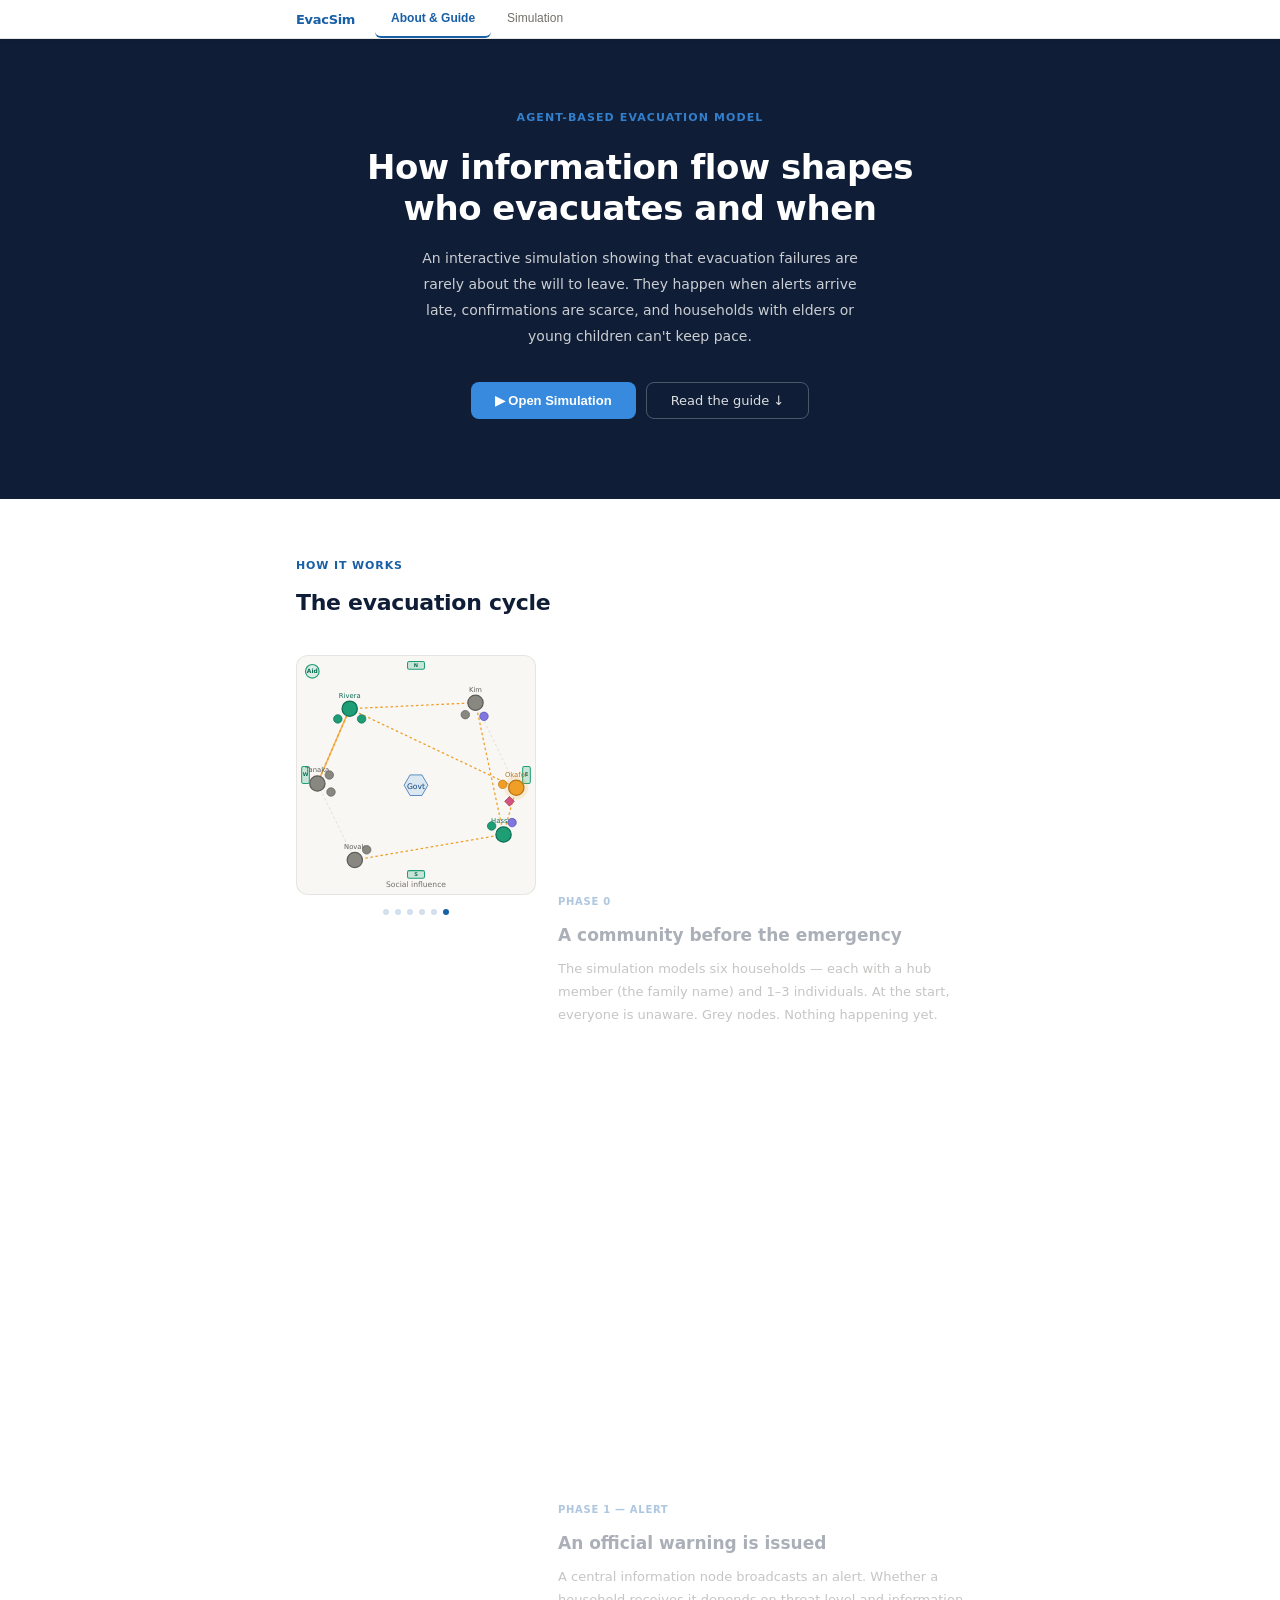
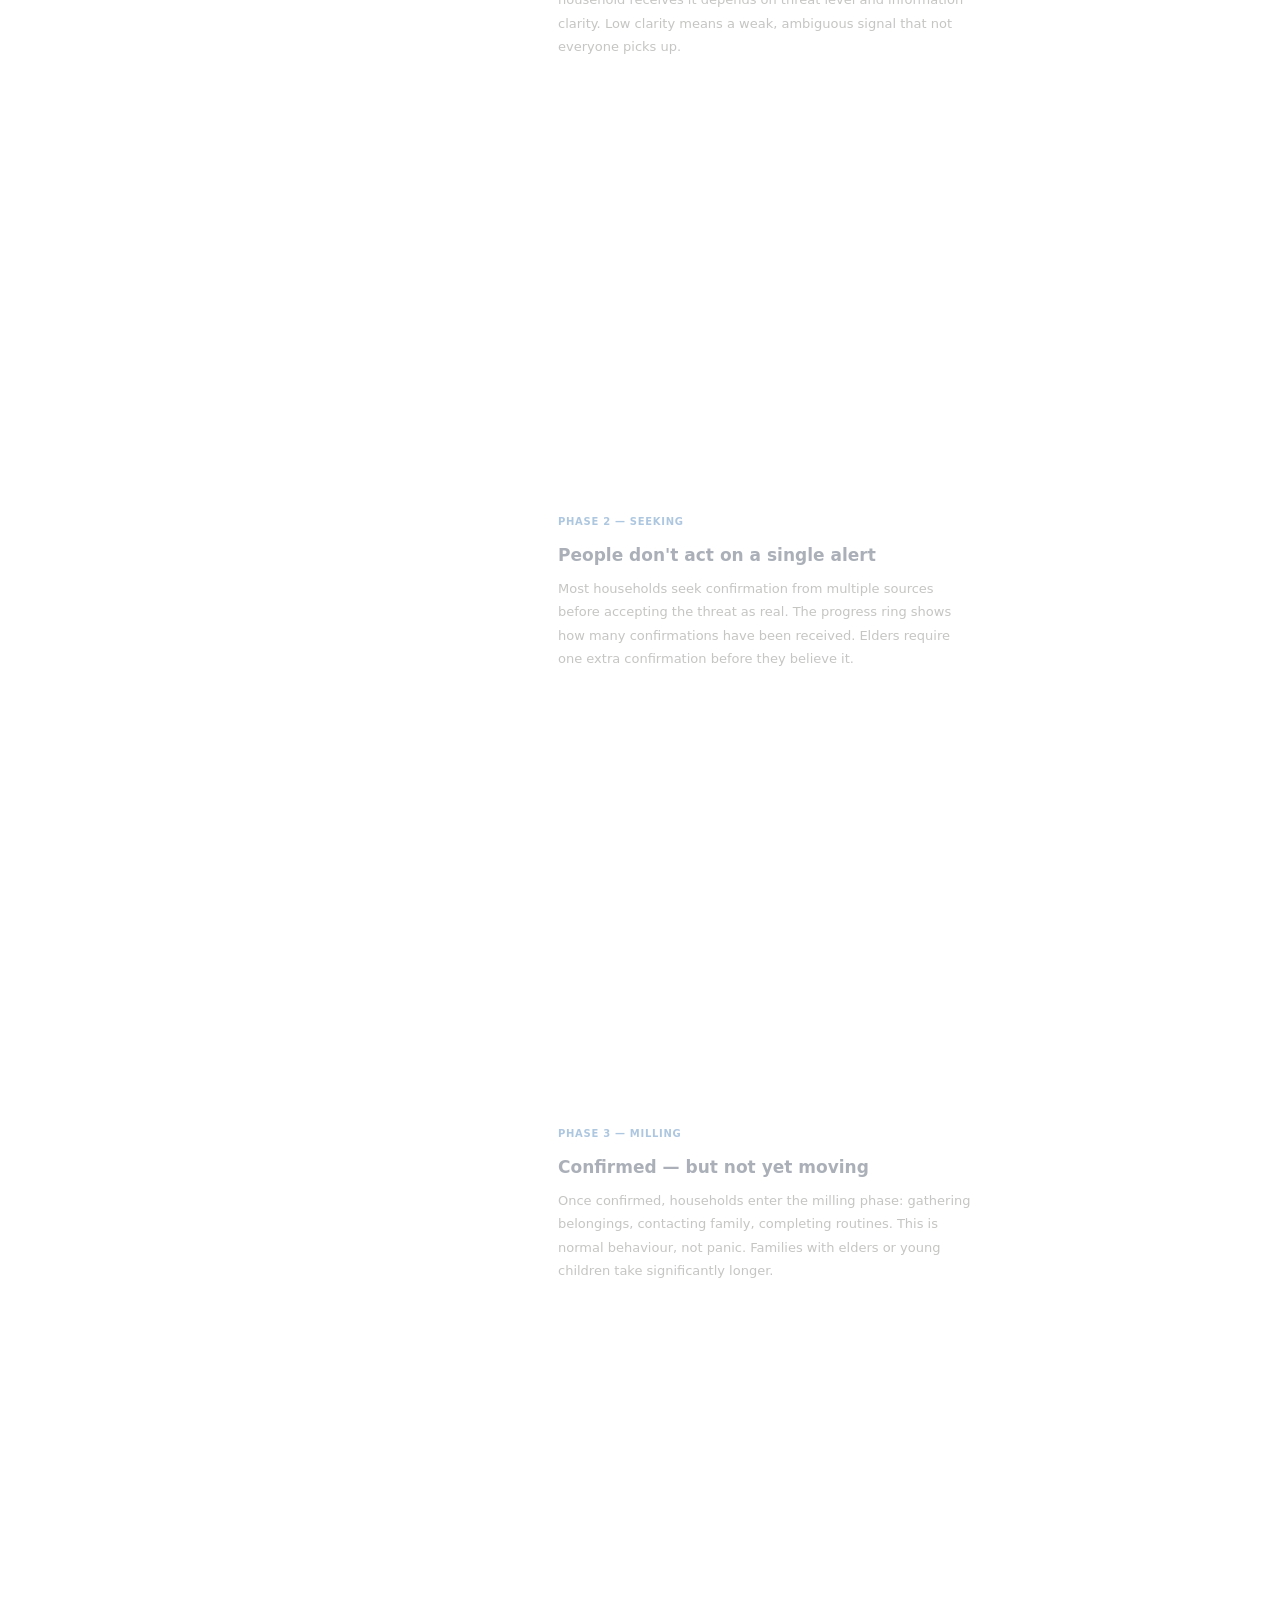
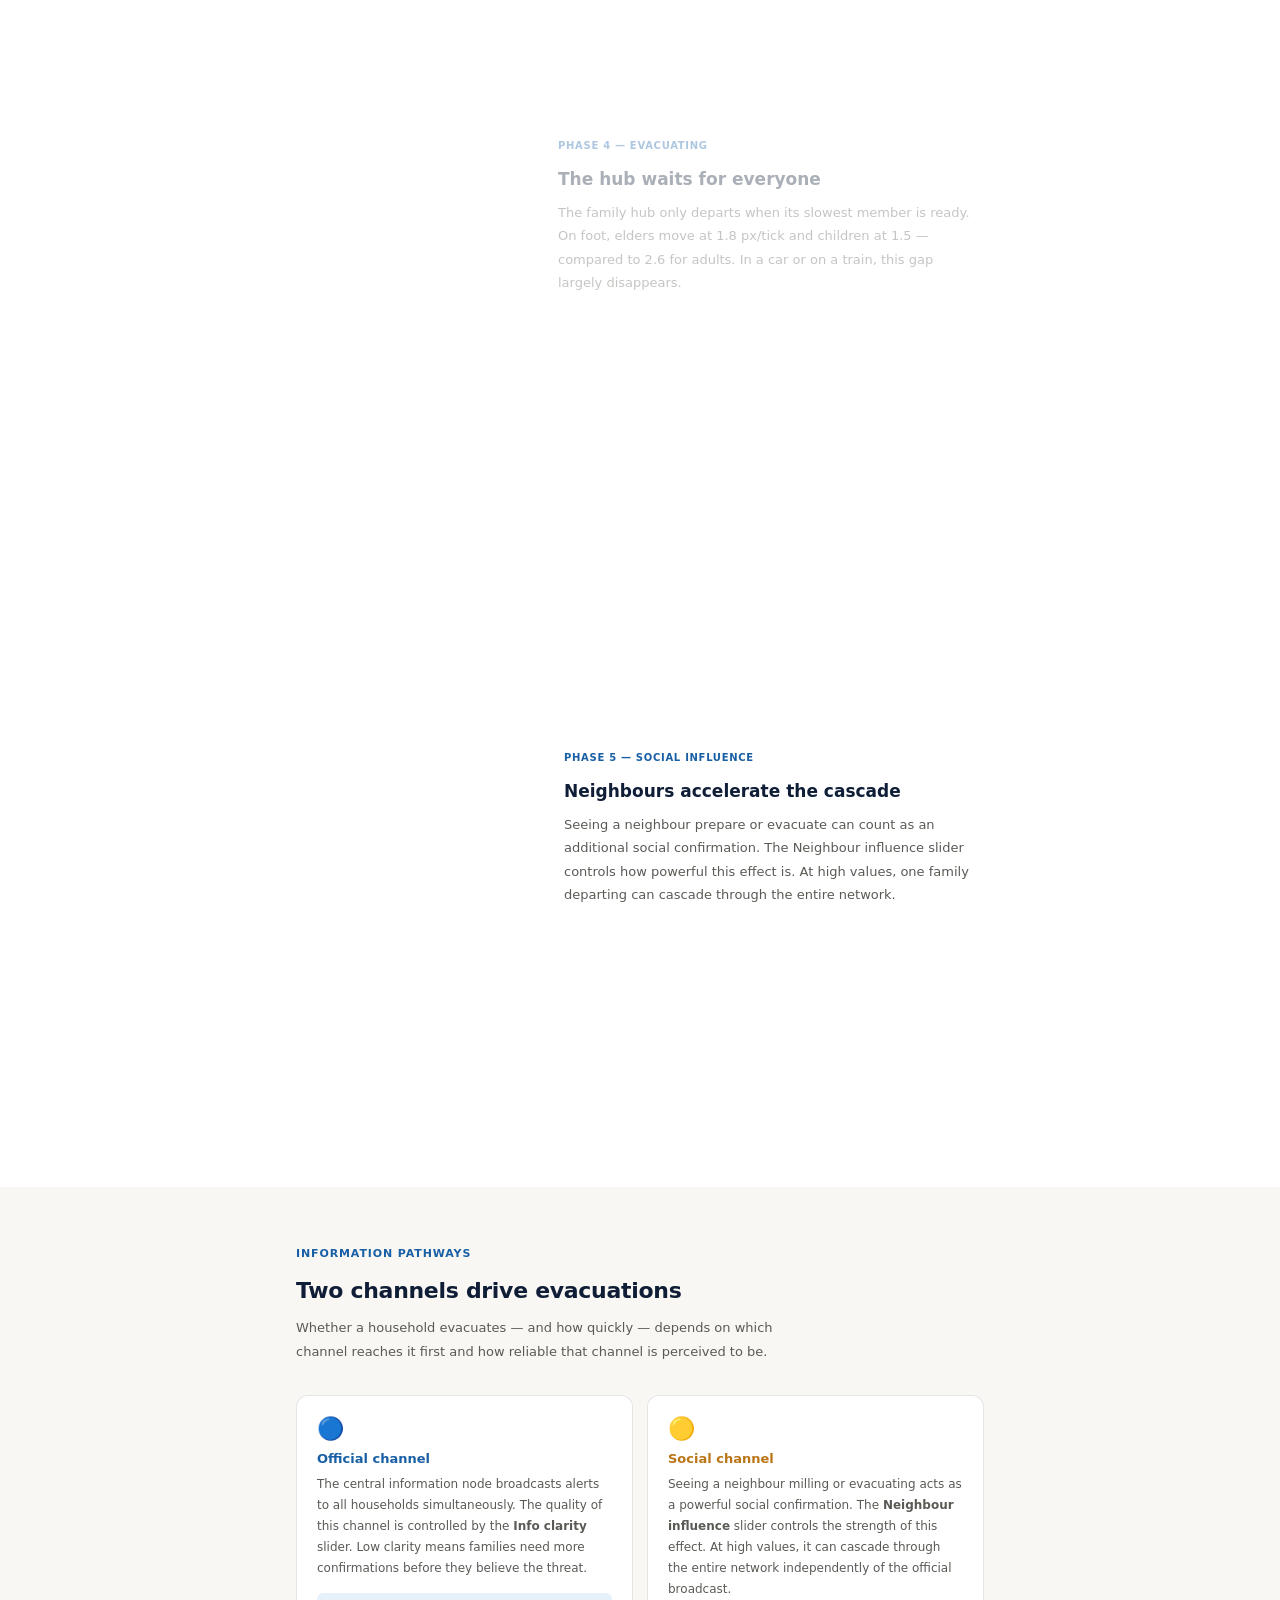
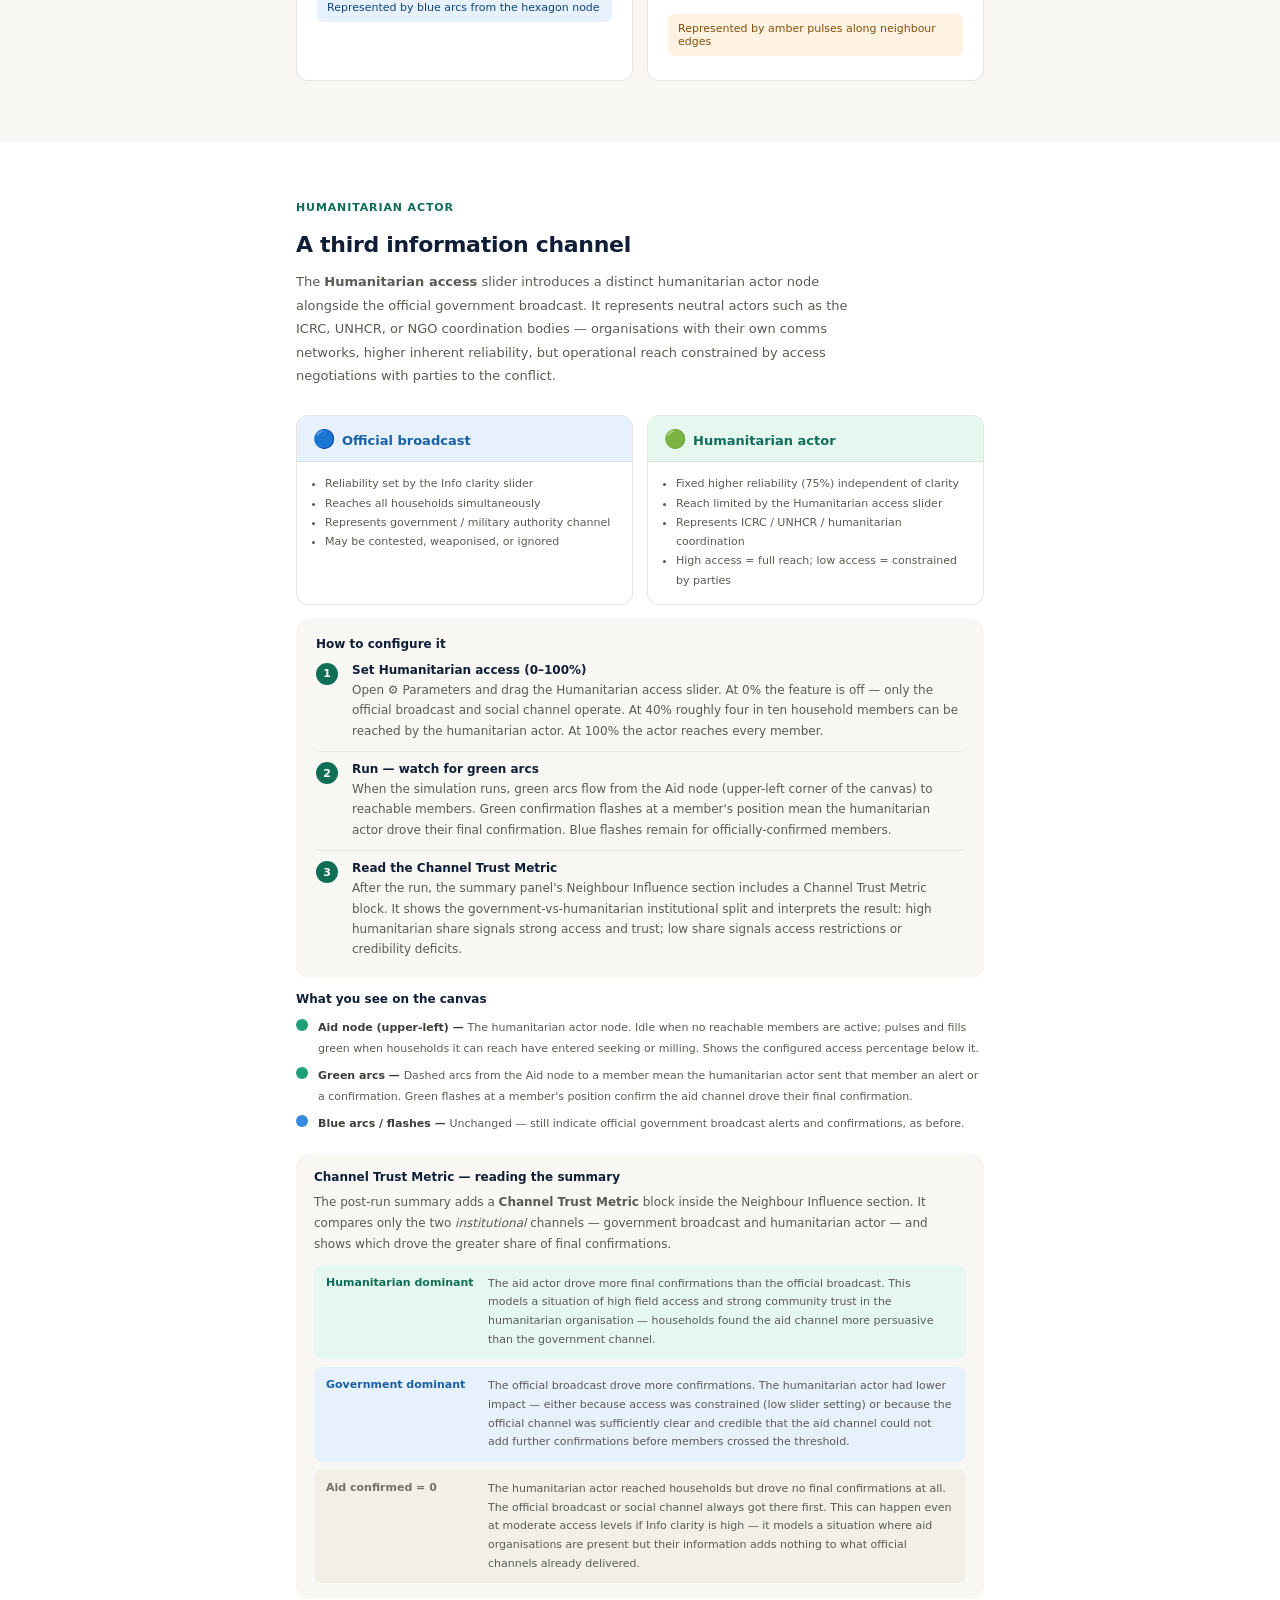
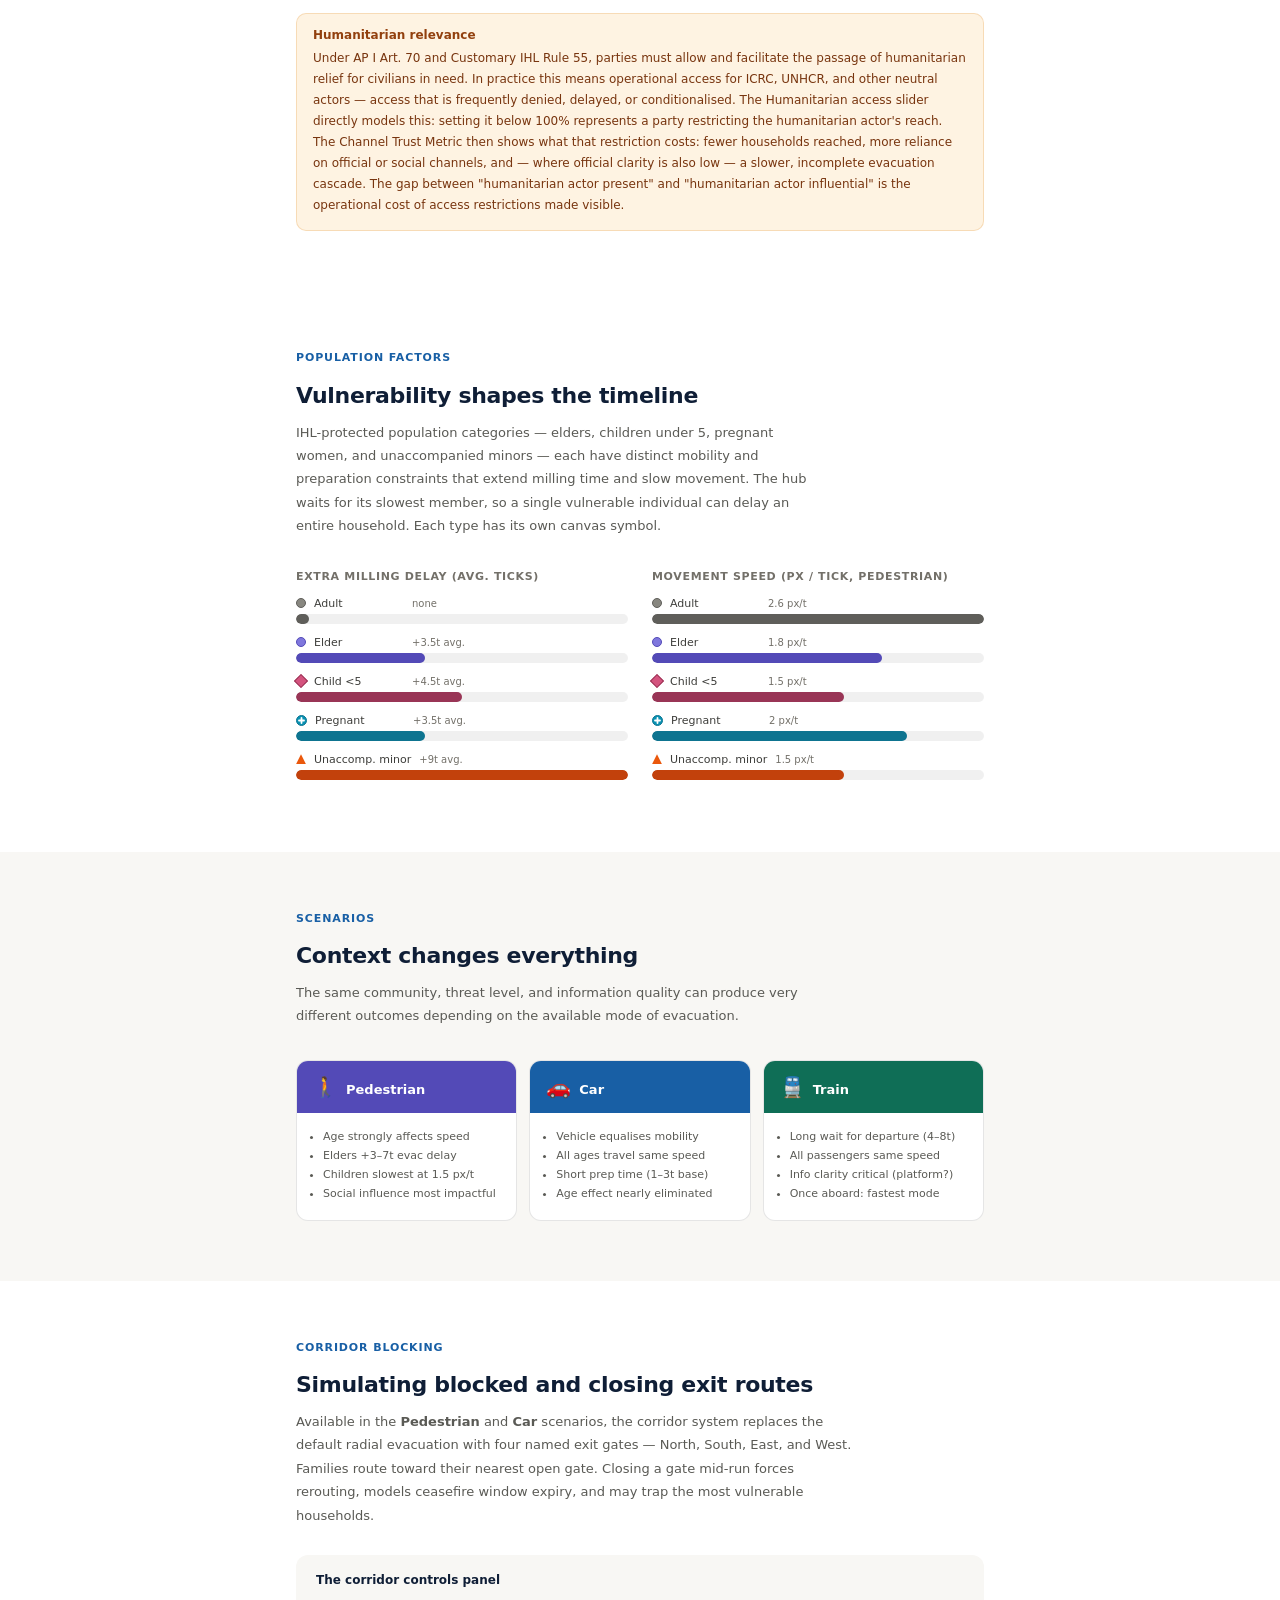
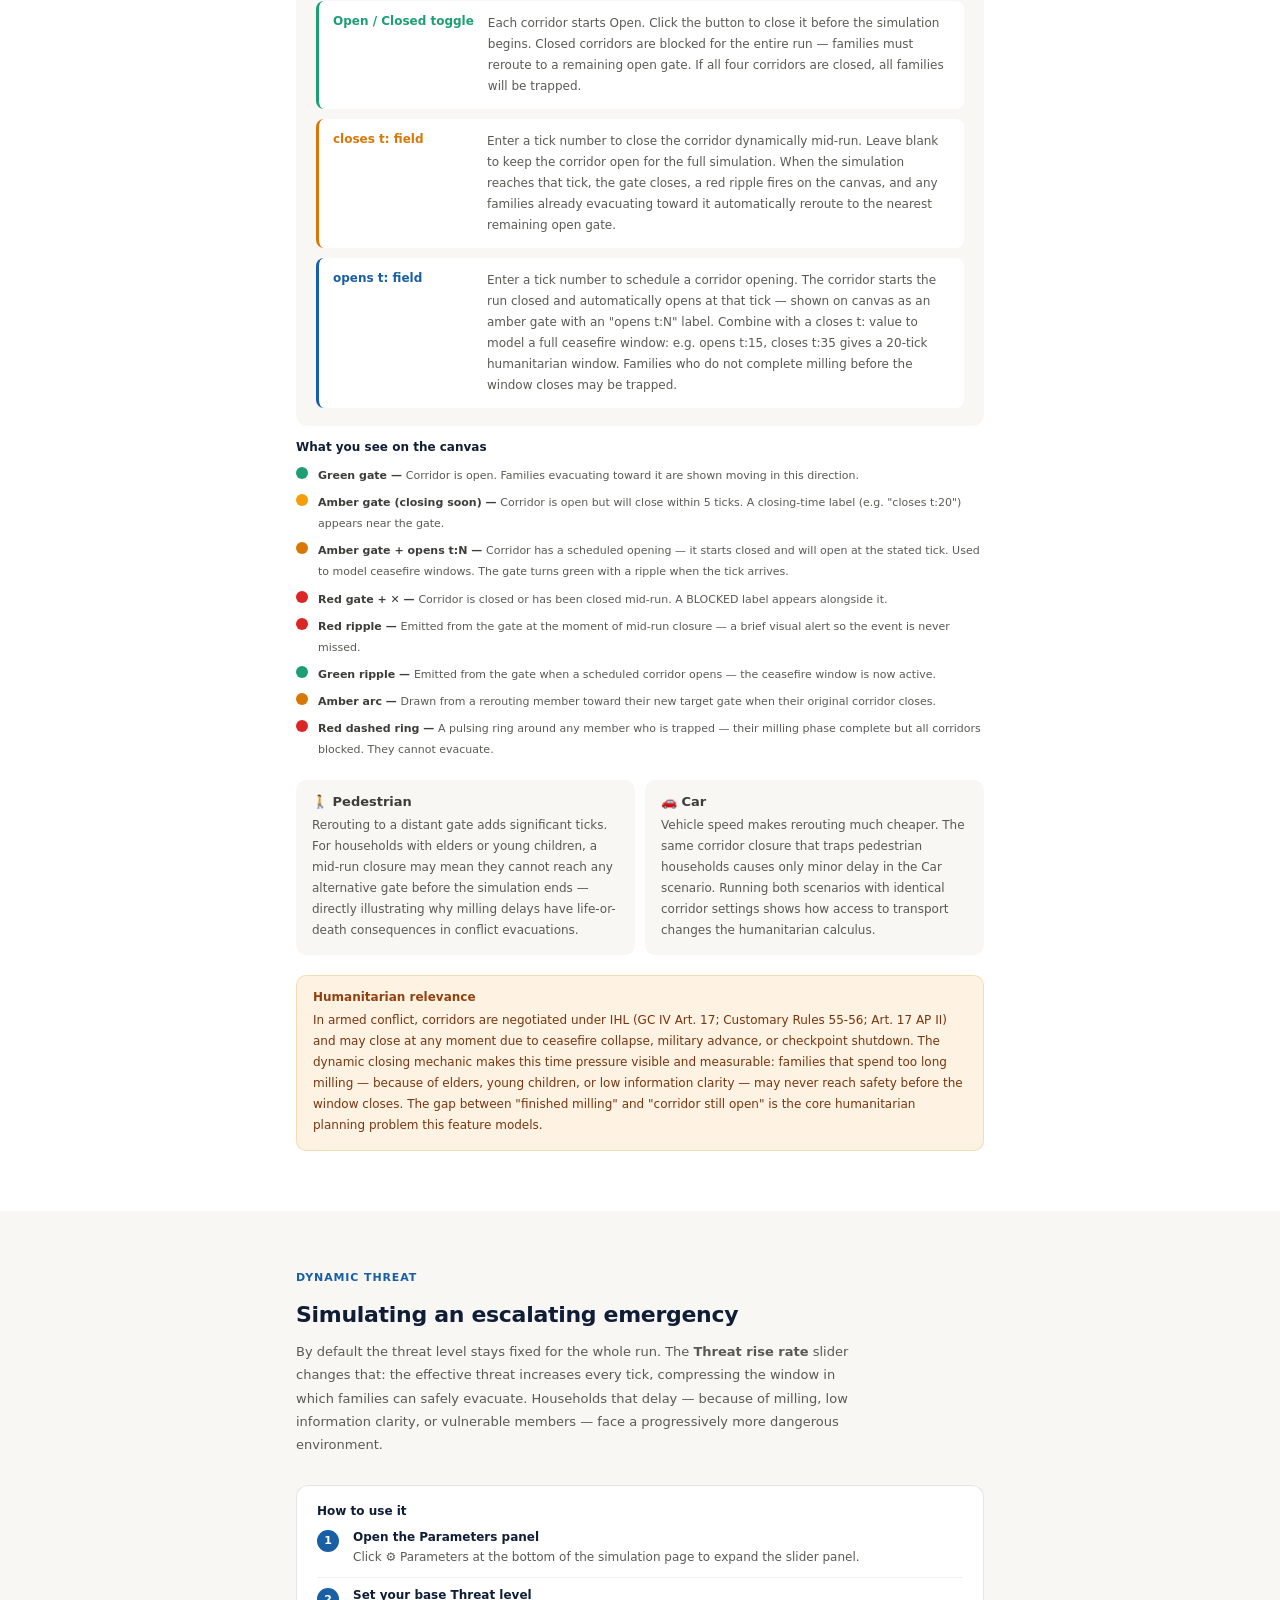
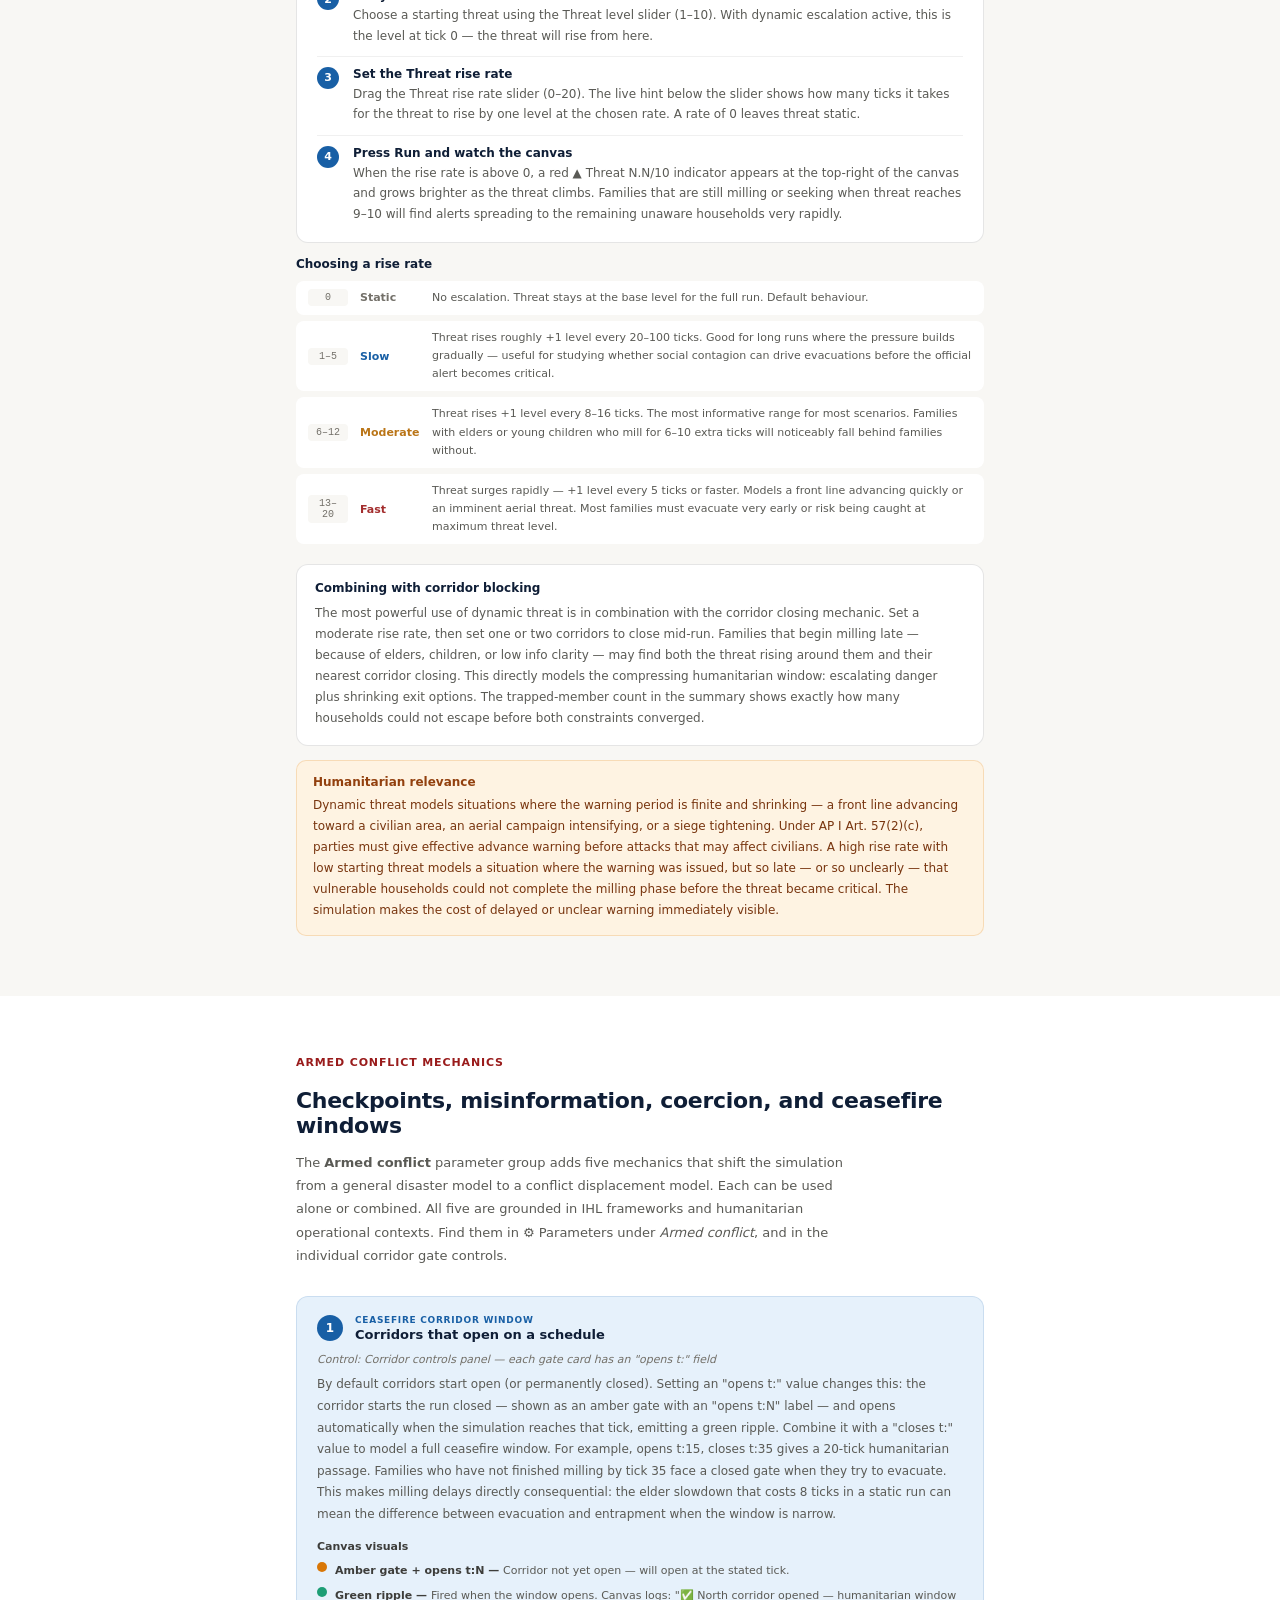
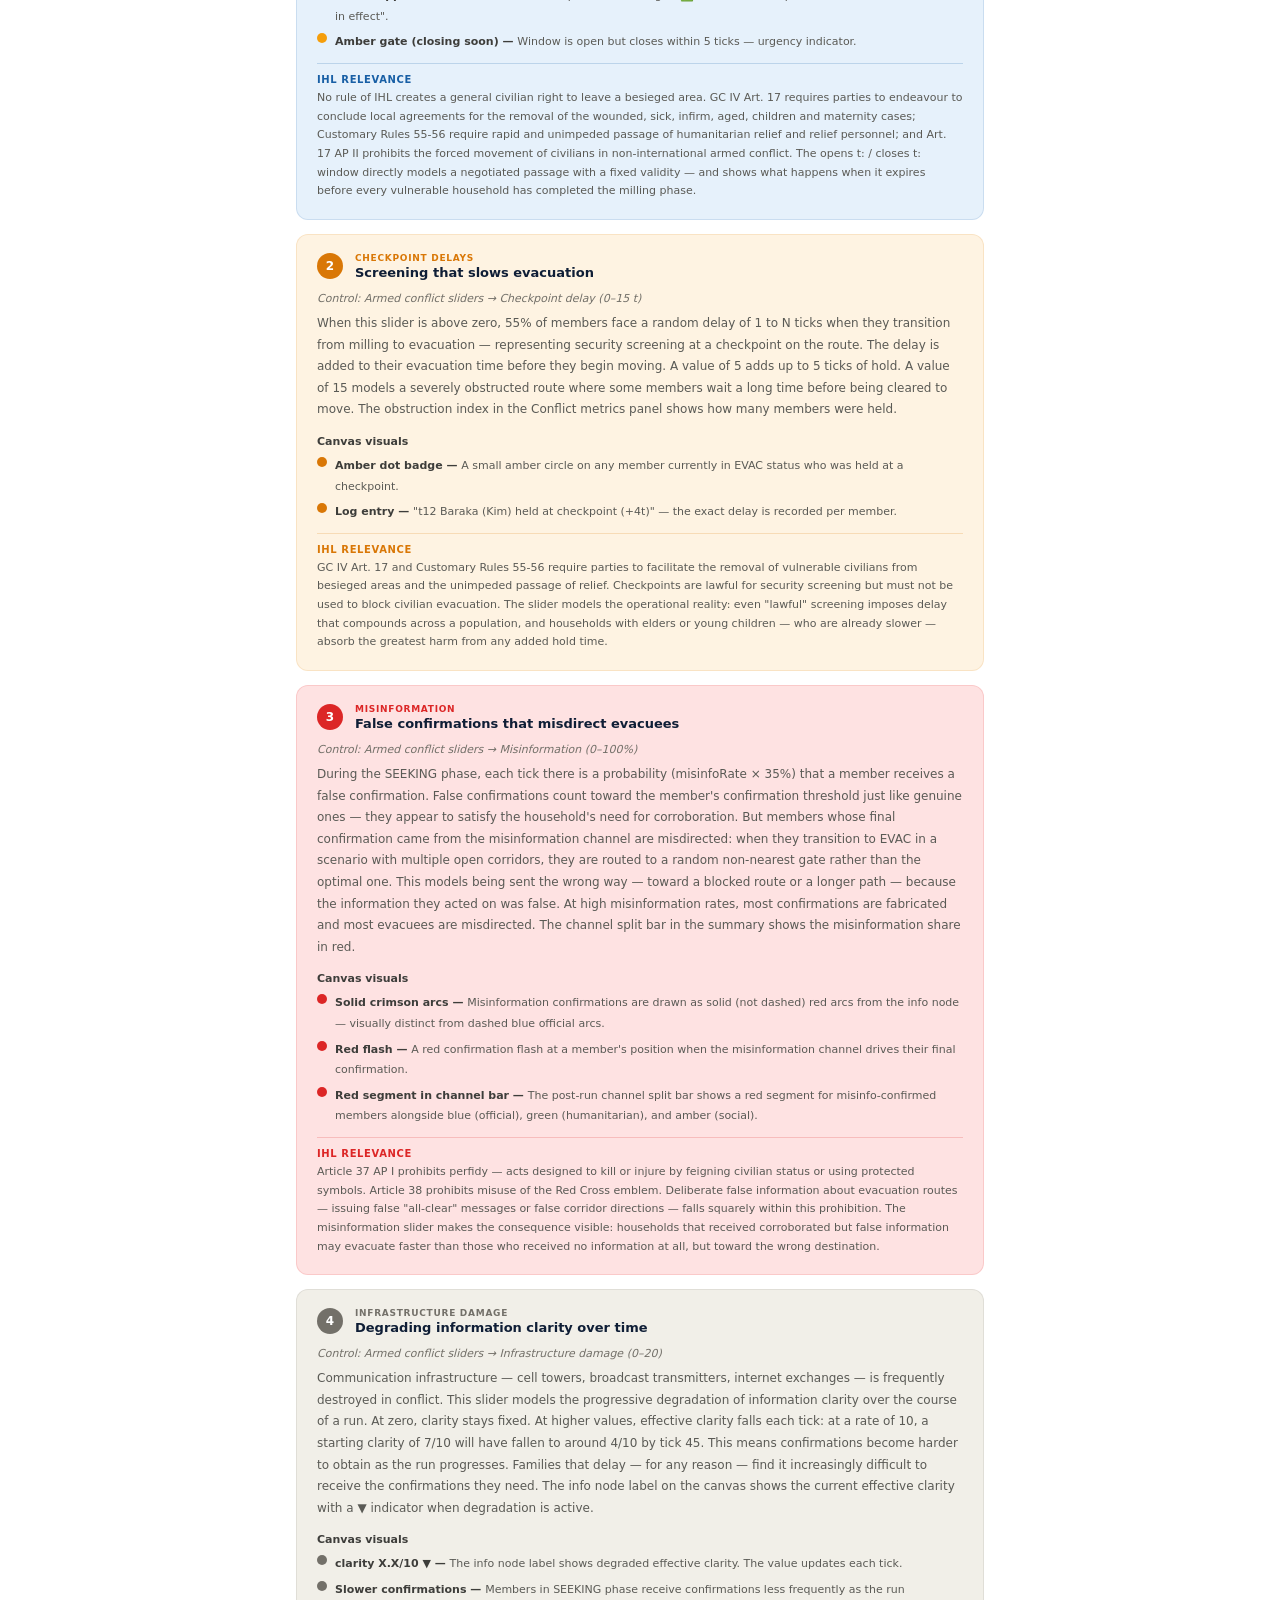
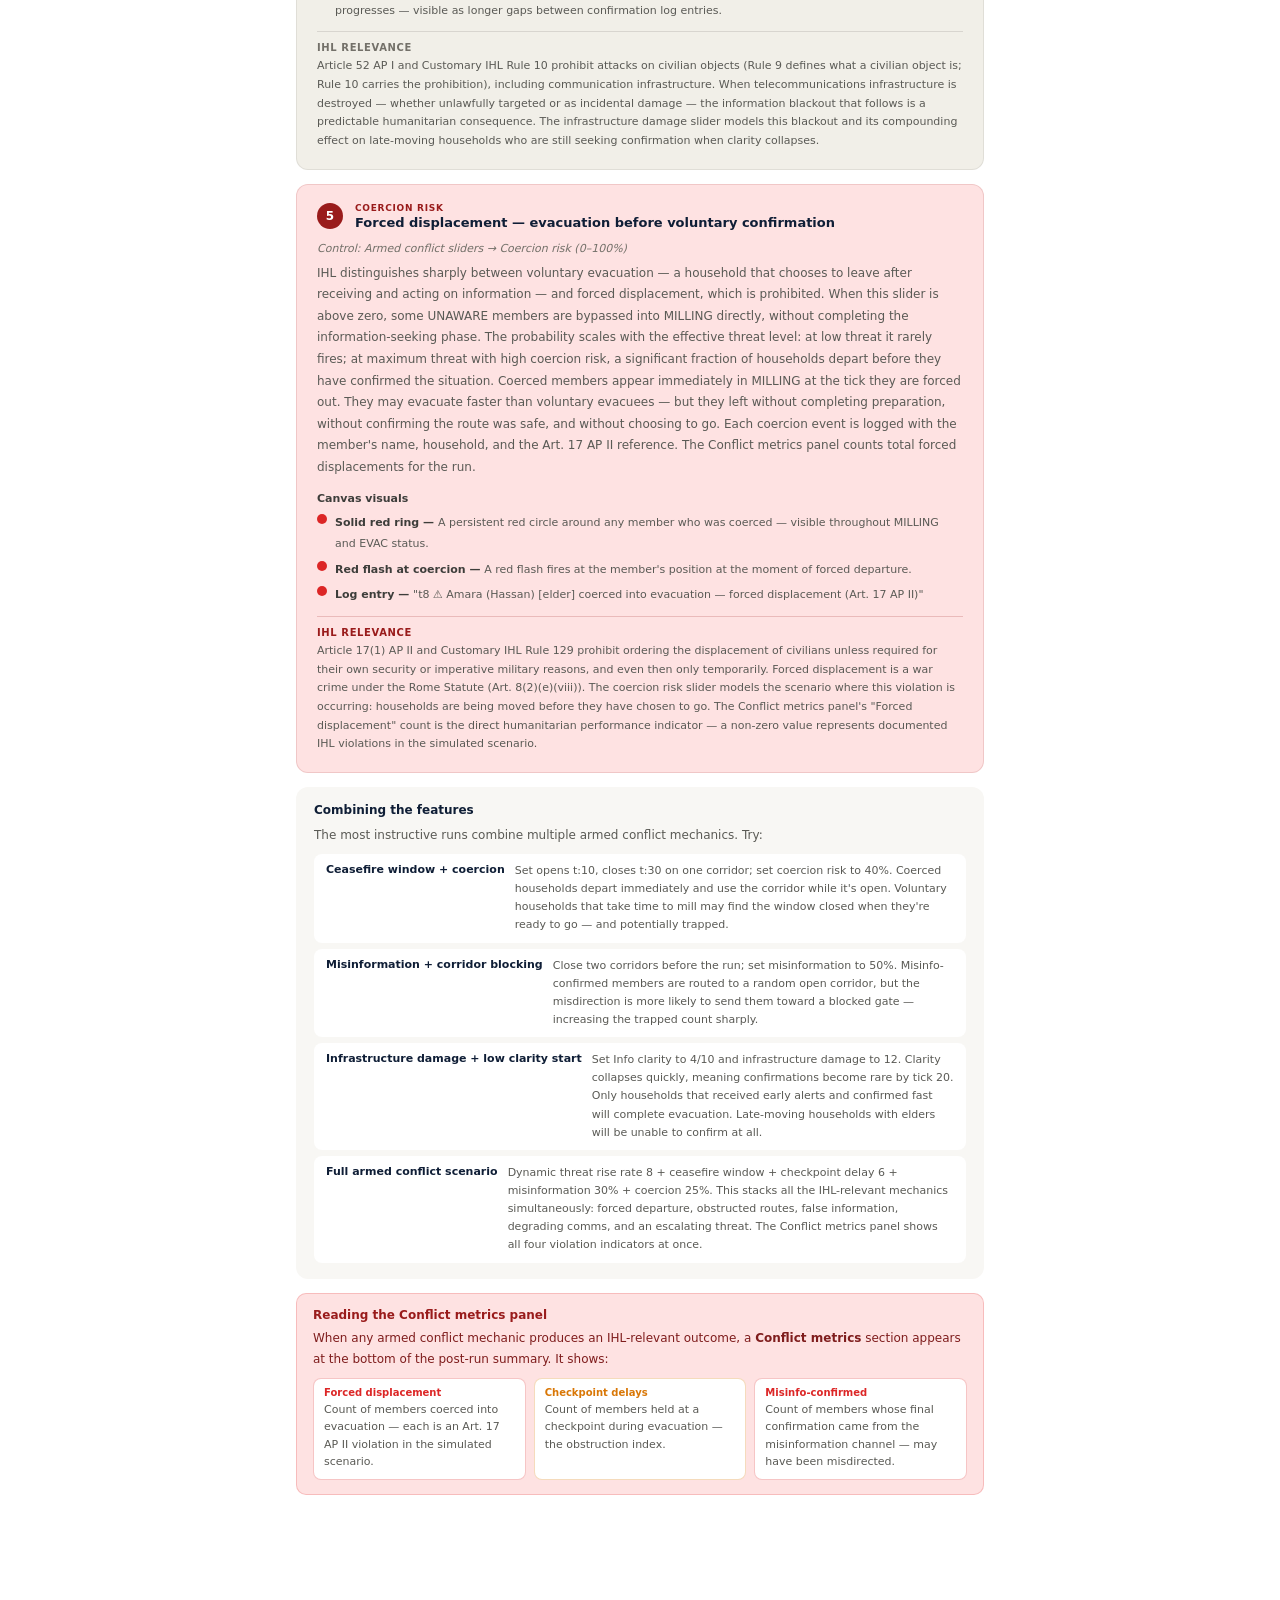
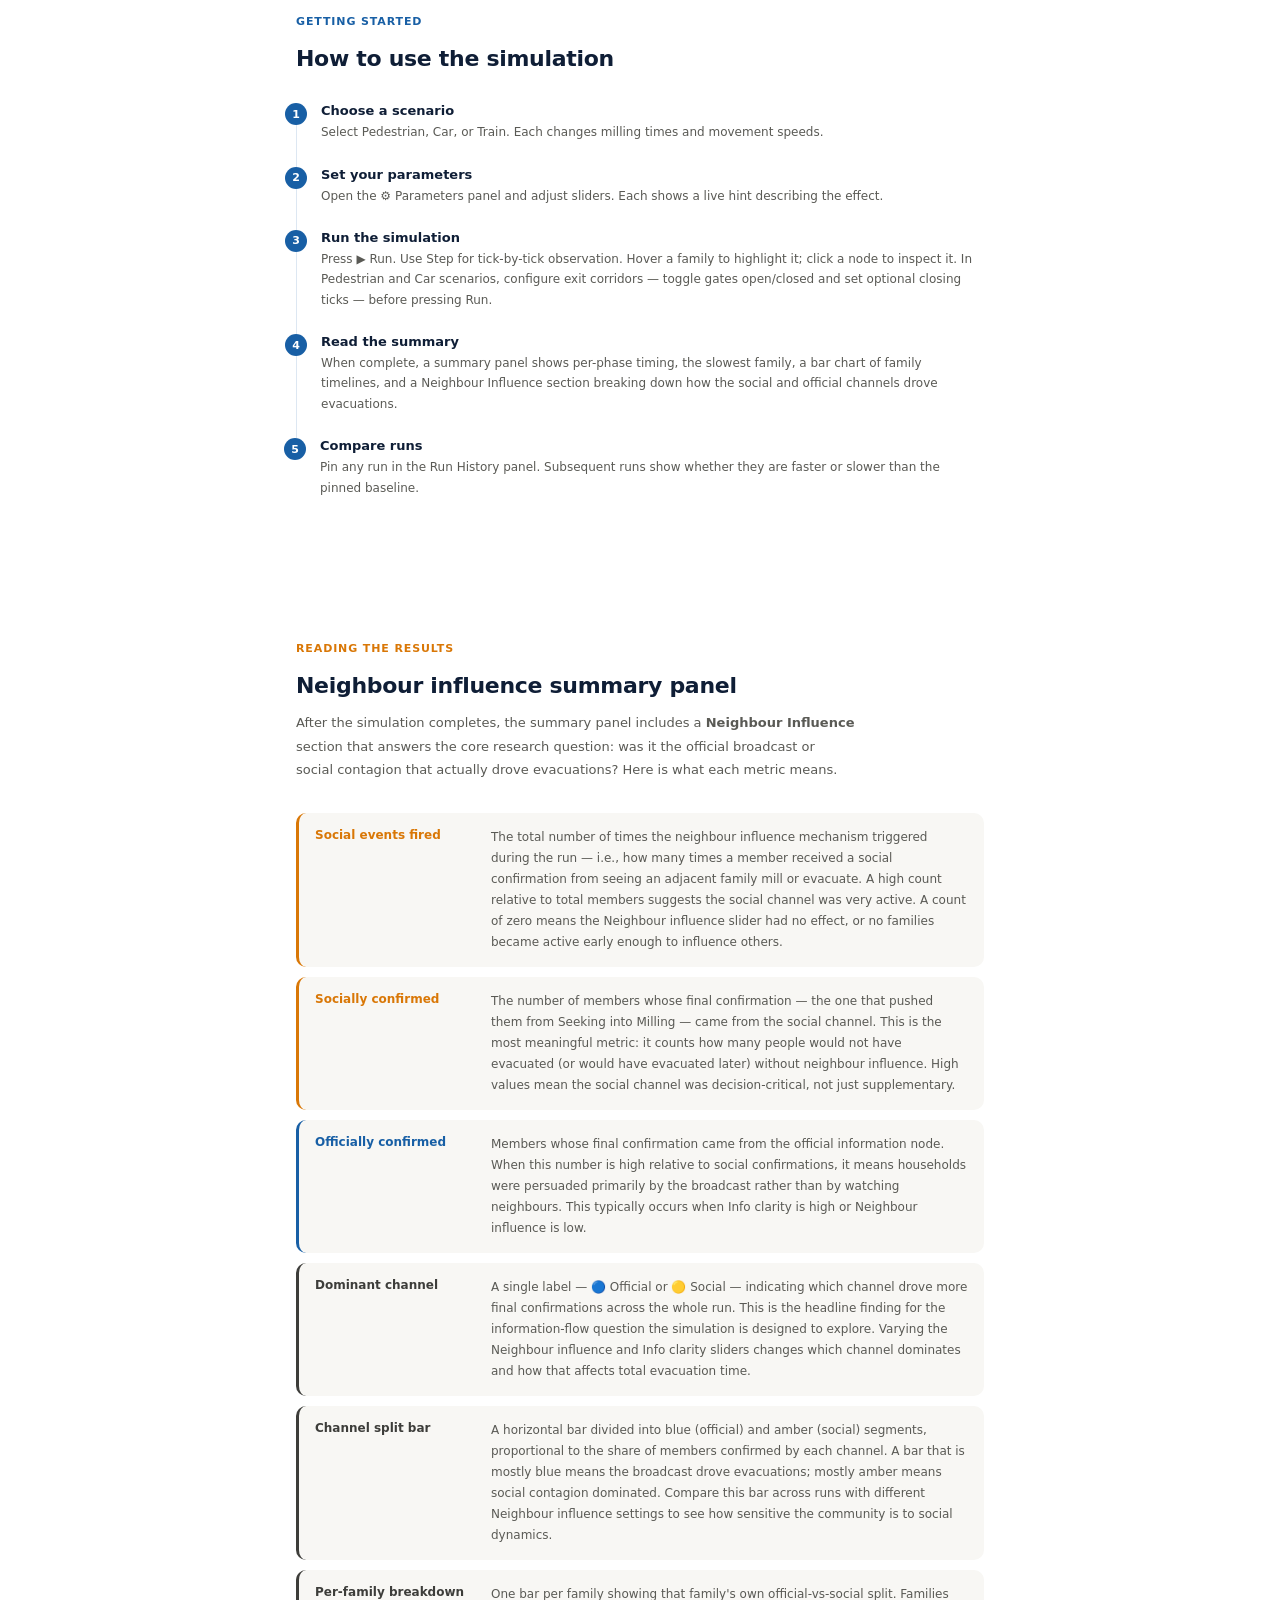
<file: docs/index.html>
<!doctype html>
<html lang="en">
  <head>
    <meta charset="UTF-8" />
    <link rel="icon" type="image/svg+xml" href="etc-icon.svg">
    <link rel="icon" type="image/png" sizes="256x256" href="etc-icon.png">
    <meta name="viewport" content="width=device-width, initial-scale=1.0" />
    <title>Evacuation Simulation</title>
    <script type="module" crossorigin src="./assets/index-D3N-WJ4P.js"></script>
    <link rel="stylesheet" crossorigin href="./assets/index-JA-Q5im7.css">
  </head>
  <body>
    <div id="root"></div>
  </body>
</html>
</file>
<file: docs/assets/index-JA-Q5im7.css>
*,*:before,*:after{box-sizing:border-box}body{margin:0;background:#f8f7f4}input[type=range]{width:100%;cursor:pointer}button{cursor:pointer;background:transparent;border:.5px solid rgba(0,0,0,.2);border-radius:6px;padding:5px 11px;font-size:12px}button:hover{background:#0000000d}button:disabled{opacity:.4;cursor:not-allowed}
</file>
